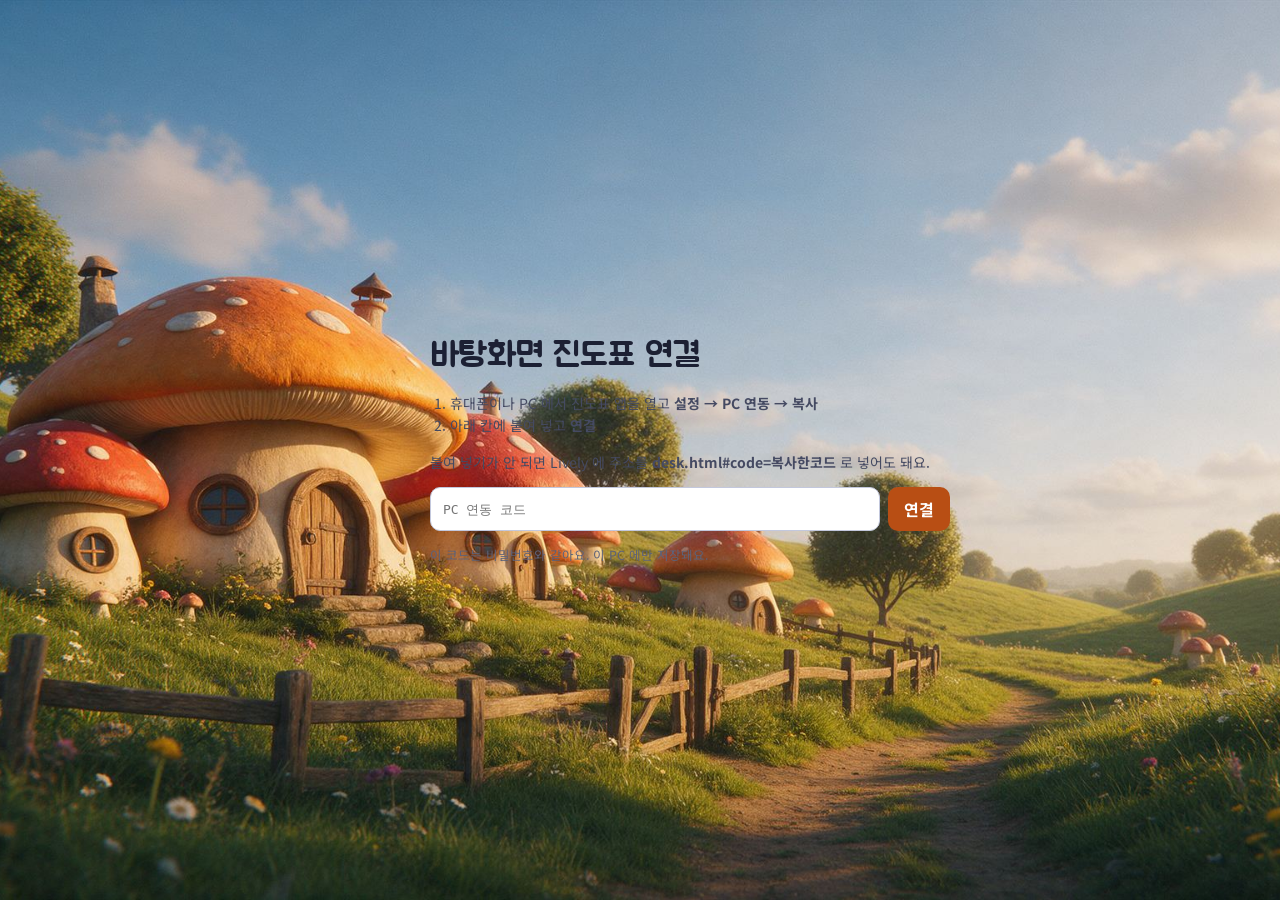
<file: desk.html>
<!DOCTYPE html>
<html lang="ko">
<head>
<meta charset="UTF-8">
<meta name="viewport" content="width=device-width, initial-scale=1">
<title>진도표 바탕화면</title>
<link rel="stylesheet" href="theme.css">
<style>
/* 바탕화면용(Lively Wallpaper). 1280×720 기준으로 그리고 화면 크기에 맞춰 키움.
   왼쪽 140px 은 바탕화면 아이콘, 아래 62px 은 작업 표시줄 자리. 색·글꼴은 theme.css */
* { box-sizing: border-box; }
html, body { height: 100%; margin: 0; overflow: hidden; }
body { -webkit-font-smoothing: antialiased; user-select: none; }
/* 지도 위에 바로 놓인 글자: 지도 라벨처럼 흰 테두리 */
.label, .big, .railcap, .notes, .sync, .cap, .wnav .range, .pcol, .col .hd { text-shadow: var(--halo); }
.col.today .hd { text-shadow: none; }
/* 풀밭·버섯 집 사진 위에서 줄글이 묻히지 않게 흐린 유리 띠에 올림 */
.label, .railcap, .notes, .sync { justify-self: start; width: fit-content; max-width: 100%; background: rgba(255,255,255,.78); -webkit-backdrop-filter: blur(6px); backdrop-filter: blur(6px); border-radius: 9px; padding: 4px 10px; text-shadow: none; }
button { font: inherit; color: inherit; cursor: pointer; }
#screen { position: absolute; left: 0; top: 0; width: 1280px; height: 720px; transform-origin: top left; }

.board { position: absolute; inset: 0; padding: 40px 44px 62px 140px; display: grid; grid-template-columns: minmax(0, 1fr) 580px; grid-template-rows: auto 1fr auto auto auto auto; column-gap: 30px; row-gap: 16px; }
.label { grid-column: 1; font-size: 14px; color: var(--muted); display: flex; gap: 14px; align-items: baseline; }
.label b { color: var(--hl); font-weight: 600; }
.big { grid-column: 1; grid-row: 2; align-self: center; display: flex; align-items: baseline; gap: 22px; font-family: var(--serif); min-width: 0; }
.big .cls { font-size: 132px; font-weight: 700; line-height: .9; letter-spacing: -.02em; white-space: nowrap; flex: none; }
.big .cls.red { color: var(--red); }
.big .cls.calm { font-size: 72px; letter-spacing: -.02em; }
.big .what { font-size: 27px; font-weight: 600; line-height: 1.3; letter-spacing: -.02em; min-width: 0; }
.big .what small { display: block; font-family: var(--sans); font-size: 14px; color: var(--muted); margin-top: 6px; }

/* 연속 날짜 띠: 진도표 앱처럼 학기 전체가 옆으로 이어짐. 잡고 끌기·휠·‹ › 로 이동, 2분 안 건드리면 오늘로 */
.week { grid-column: 2; grid-row: 1 / 3; align-self: start; min-width: 0; }
.wnav { display: flex; align-items: center; gap: 6px; margin: 0 2px 6px 38px; font-size: 13px; color: var(--muted); }
.wnav button { border: 1px solid var(--seam); background: var(--tint); color: var(--ink); border-radius: 8px; min-width: 34px; height: 30px; padding: 0 10px; font-size: 15px; transition: transform 120ms var(--ease); }
.wnav button:active { transform: scale(.95); }
.wnav .range { min-width: 112px; text-align: center; font-weight: 600; color: var(--ink); }
.wnav .multi { margin-left: auto; font-size: 12.5px; }
.wnav .multi.on { background: var(--water-soft); border-color: var(--hl); color: var(--hl); font-weight: 700; }
.wnav .home { background: var(--hl); color: var(--hl-ink); font-weight: 700; font-size: 13px; }
.tlw { display: flex; }
.pcol, .col { display: flex; flex-direction: column; gap: 4px; flex: none; }
.pcol { width: 38px; padding-right: 6px; }
.pcol .hd { height: 30px; }
.pcol .p { height: 41px; display: grid; place-content: center end; text-align: right; font-weight: 600; font-size: 14px; color: var(--faint); line-height: 1.1; }
.pcol .p small { display: block; font-size: 9.5px; font-weight: 400; color: var(--faint); }
/* 가장자리는 흐리게 사라지게 (더 있다는 표시) */
.scroller { position: relative; flex: 1; min-width: 0; overflow-x: auto; overflow-y: hidden; scrollbar-width: none; overscroll-behavior-x: contain; cursor: grab;
  -webkit-mask-image: linear-gradient(90deg, transparent, #000 16px, #000 calc(100% - 16px), transparent); mask-image: linear-gradient(90deg, transparent, #000 16px, #000 calc(100% - 16px), transparent); }
.scroller::-webkit-scrollbar { display: none; }
.scroller.drag { cursor: grabbing; }
.scroller.drag button { pointer-events: none; }
.track { display: flex; gap: 4px; width: max-content; padding: 0 12px; }
.col { width: 104px; }
.col.mon { margin-left: 8px; }
.col .hd { height: 30px; display: grid; place-items: center; position: relative; font-size: 13px; color: var(--faint); border-radius: 7px; cursor: pointer; white-space: nowrap; }
.col .hd .m { position: absolute; left: 2px; top: -3px; font-size: 10.5px; font-weight: 700; color: var(--hl); }
.col.today .hd { background: var(--hl); color: var(--hl-ink); font-weight: 700; }
.col.sel .hd { box-shadow: inset 0 0 0 1.5px var(--hl); color: var(--ink); }
.col .c { height: 41px; border-radius: 8px; background: var(--cell); box-shadow: inset 0 0 0 1px var(--cell-line); }
.col.today .c { background: linear-gradient(var(--today-tint), var(--today-tint)), var(--cell); } /* 흰 칸 위에 옅은 파랑 (지도가 비쳐 탁해지지 않게) */
.col .c button { width: 100%; height: 100%; border: 0; border-radius: 8px; background: none; display: flex; flex-direction: column; align-items: center; justify-content: center; gap: 1px; padding: 0 5px; position: relative; }
.col .c b { font-family: var(--display); font-size: 19px; font-weight: 700; letter-spacing: -.01em; line-height: 1.05; } /* 반 이름은 큰 글씨와 같은 고운바탕 */
.col .c i { font-style: normal; font-size: 10.5px; line-height: 1.2; color: var(--muted); max-width: 100%; overflow: hidden; text-overflow: ellipsis; white-space: nowrap; }
.col .c button.tag b { font-size: 16px; }
/* 진도 글자별 색: 같은 글자 = 같은 색 */
.col .c button.tag, .rail .tag { background: var(--tag); }
/* 여러 칸 고르기(Ctrl+클릭) */
.col .c button.picked, .rail .picked { box-shadow: inset 0 0 0 2px var(--hl), 0 0 0 3px rgba(75,69,184,.22); opacity: 1; }
.col.off { width: 30px; }
.col.off .hd { font-size: 11px; }
.col.off .v { flex: 1; writing-mode: vertical-rl; display: grid; place-items: center; font-size: 11.5px; color: var(--todo); letter-spacing: .05em; border-radius: 8px; background: repeating-linear-gradient(-45deg, transparent 0 5px, var(--stripe) 5px 10px); overflow: hidden; }
.red { color: var(--red) !important; } /* 컴시간에서 바뀐 수업: 반 글씨만 빨간색 */
.week .past { opacity: .5; }
.week .todo { opacity: 1; box-shadow: inset 0 0 0 1.5px var(--todo); }
.col .c button.now { background: var(--now); color: var(--hl-ink); }
.col .c button.now i { color: var(--now-sub); }
.week .ev { opacity: .3; }
.railcap { grid-column: 1 / -1; font-size: 12.5px; color: var(--muted); margin-bottom: -10px; }
.railcap b { color: var(--hl); font-weight: 600; }
.cap { display: flex; justify-content: space-between; font-size: 12px; color: var(--faint); margin-top: 6px; padding-left: 38px; }
.cap b { color: var(--red); font-weight: 600; }
.cap { background: rgba(255,255,255,.78); -webkit-backdrop-filter: blur(6px); backdrop-filter: blur(6px); border-radius: 9px; padding: 4px 10px; margin-left: 38px; text-shadow: none; }

.rail { grid-column: 1 / -1; display: grid; grid-template-columns: repeat(7, 1fr); gap: 6px; }
.rail > * { border: 0; background: var(--cell); border-radius: 10px; padding: 9px 10px 10px; text-align: left; display: grid; gap: 3px; min-height: 76px; align-content: start; min-width: 0; }
.rail .empty { background: var(--tint); box-shadow: inset 0 0 0 1px var(--seam); }
.rail .p { font-size: 11px; color: var(--faint); }
.rail .c { font-family: var(--display); font-size: 20px; font-weight: 700; }
.rail .s { font-size: 11px; color: var(--muted); line-height: 1.3; overflow: hidden; display: -webkit-box; -webkit-line-clamp: 2; -webkit-box-orient: vertical; }
.rail .past { opacity: .55; }
.rail .now { background: var(--now); color: var(--hl-ink); }
.rail .now .p, .rail .now .s { color: var(--now-sub); }
.rail .todo .s { color: var(--todo); font-weight: 600; }
.notes { grid-column: 1 / -1; display: flex; gap: 28px; font-size: 13.5px; color: var(--muted); min-width: 0; }
.notes b { font-weight: 600; color: var(--ink); }
.notes .todo { color: var(--todo); }
.sync { grid-column: 1 / -1; margin-top: -8px; font-size: 11.5px; color: var(--faint); }
.sync .bad { color: var(--todo); }

/* 기록이 들어오면 그 칸이 한 번 반짝 (휴대폰에서 기록한 것이 여기 도착했다는 표시) */
.flash::after { content: ""; position: absolute; inset: -2px; border-radius: inherit; background: var(--hl); opacity: 0; animation: flash 1400ms ease-out; pointer-events: none; }
@keyframes flash { from { opacity: .85; } to { opacity: 0; } }

/* 칸을 눌렀을 때 작은 기록 창 */
.pop { position: absolute; z-index: 5; width: 264px; border-radius: 12px; padding: 6px; background: #fff; color: #17202b;
  box-shadow: 0 0 0 1px rgba(0,0,0,.08), 0 12px 32px rgba(0,0,0,.35); transform-origin: var(--o, top left); animation: pop 160ms var(--ease); }
@keyframes pop { from { transform: scale(.96); opacity: 0; } }
.pop .t { font-size: 12px; color: #5b6670; padding: 6px 8px 4px; line-height: 1.4; }
.pop .t b { color: #17202b; }
.pop button { display: flex; justify-content: space-between; width: 100%; border: 0; background: none; padding: 8px; border-radius: 8px; font-size: 13px; text-align: left; color: #17202b; }
.pop button small { color: #8a939a; }
.pop button:hover { background: #f1f3f2; }
.pop button.del { color: #c0262f; }
.pop input { width: 100%; font: 14px var(--sans); color: #17202b; border: 1px solid var(--seam-2); border-radius: 8px; padding: 8px 10px; margin: 2px 0 6px; user-select: text; outline: none; }
.pop input:focus { border-color: var(--hl); box-shadow: 0 0 0 3px var(--water-soft); }
.pop .sw { display: flex; gap: 5px; align-items: center; padding: 0 2px 6px; }
.pop .sw button { width: 22px; height: 22px; padding: 0; border-radius: 50%; background: var(--tag); box-shadow: inset 0 0 0 1px rgba(0,0,0,.08); flex: none; }
.pop .sw button.auto { width: auto; border-radius: 11px; padding: 0 8px; background: #f1f3f2; font-size: 11.5px; color: #5b6670; }
.pop .sw button.on { box-shadow: 0 0 0 2px #fff, 0 0 0 4px var(--hl); }
.pop .acts { display: flex; gap: 4px; border-top: 1px solid #eef0f2; padding-top: 4px; }
.pop .acts button { width: auto; flex: 1; justify-content: center; }
.pop .acts .save { background: var(--hl); color: #fff; font-weight: 700; flex: 1.4; }
.pop .acts .save:hover { background: var(--water-hover); }
.pop .prev { display: block; margin-top: 6px; }
.pop .prev b { display: block; font-size: 17px; font-weight: 700; margin-top: 2px; color: #17202b; line-height: 1.35; white-space: pre-wrap; }
.pop .hint { font-size: 11px; color: #8a939a; padding: 6px 8px 2px; }

/* 처음 연결 */
.setup { position: absolute; inset: 0; display: grid; place-items: center; padding-left: 100px; }
.setup .box { width: 520px; display: grid; gap: 14px; }
.setup h1 { font-family: var(--serif); font-size: 34px; margin: 0; }
.setup p, .setup li { color: var(--muted); font-size: 14px; line-height: 1.6; margin: 0; }
.setup ol { margin: 0; padding-left: 20px; }
.setup .row { display: flex; gap: 8px; }
.setup input { flex: 1; min-width: 0; font: 13px ui-monospace, monospace; color: var(--ink); background: var(--solid); border: 1px solid var(--seam-2); border-radius: 10px; padding: 10px 12px; user-select: text; }
.setup .go { border: 0; border-radius: 10px; padding: 10px 16px; background: var(--hl); color: var(--hl-ink); font-weight: 700; }
.setup .err { color: var(--todo); }
@media (prefers-reduced-motion: reduce) { .flash::after, .pop { animation: none; } }
</style>
</head>
<body>
<div id="screen"></div>
<script type="module">
import { FB_CONFIG, APP_ID, BELL, PERIODS, WD, YEAR_END, iso, fromIso, addDays, isWeekend, md, atTime, slotKey, nextSchoolDay, buildModel, slotInfo, lessonDoc, textOf, stepFor } from "./model.js";

// ---------- 연결: 진도표 앱의 'PC 연동 코드'(로그인 갱신 토큰)로 접속 ----------
// 바탕화면 프로그램 안에서는 구글 로그인이 막혀서, 알림이 연동 키트와 같은 방식(REST)을 씀
const CODE_KEY = "desk-code", CACHE_KEY = "desk-cache";
const store = { get: k => { try { return localStorage.getItem(k); } catch { return null; } }, set: (k, v) => { try { v == null ? localStorage.removeItem(k) : localStorage.setItem(k, v); } catch { } } };
// Lively 에 주소를 넣을 때 desk.html#code=… 로 넣을 수 있게 (주소 뒤 # 부분은 인터넷으로 전송되지 않음)
const hashCode = new URLSearchParams(location.hash.slice(1)).get("code");
if (hashCode) { store.set(CODE_KEY, hashCode); history.replaceState(null, "", location.pathname); }
let code = store.get(CODE_KEY);
let idToken = null, uid = null, tokenExp = 0;
class AuthError extends Error { }

// 동시에 여러 번 불려도(시간표·기록·학사일정을 한꺼번에 가져올 때) 로그인 요청은 한 번만
let tokenJob = null;
function token() {
  if (idToken && Date.now() < tokenExp - 60000) return Promise.resolve(idToken);
  return tokenJob ||= fetchToken().finally(() => { tokenJob = null; });
}
async function fetchToken() {
  const r = await fetch(`https://securetoken.googleapis.com/v1/token?key=${FB_CONFIG.apiKey}`, {
    method: "POST", headers: { "Content-Type": "application/x-www-form-urlencoded" },
    body: new URLSearchParams({ grant_type: "refresh_token", refresh_token: code }),
  });
  if (r.status === 400 || r.status === 401 || r.status === 403) throw new AuthError();
  if (!r.ok) throw new Error(`token ${r.status}`);
  const j = await r.json();
  idToken = j.id_token; uid = j.user_id; tokenExp = Date.now() + j.expires_in * 1000;
  if (j.refresh_token && j.refresh_token !== code) { code = j.refresh_token; store.set(CODE_KEY, code); }
  return idToken;
}
const base = () => `https://firestore.googleapis.com/v1/projects/${FB_CONFIG.projectId}/databases/(default)/documents/artifacts/${APP_ID}/users/${uid}`;
async function api(path, opt = {}) {
  const t = await token();
  const r = await fetch(base() + path, { ...opt, headers: { Authorization: `Bearer ${t}`, "Content-Type": "application/json" } });
  if (r.status === 401 || r.status === 403) { idToken = null; throw new AuthError(); }
  if (!r.ok) throw new Error(`firestore ${r.status}`);
  return r.json();
}
// Firestore REST 값 ↔ JS 값
const val = v => "stringValue" in v ? v.stringValue : "integerValue" in v ? +v.integerValue : "doubleValue" in v ? v.doubleValue
  : "booleanValue" in v ? v.booleanValue : "timestampValue" in v ? new Date(v.timestampValue)
  : "mapValue" in v ? fields(v.mapValue.fields) : "arrayValue" in v ? (v.arrayValue.values || []).map(val) : null;
const fields = f => Object.fromEntries(Object.entries(f || {}).map(([k, v]) => [k, val(v)]));
const enc = x => typeof x === "string" ? { stringValue: x } : typeof x === "boolean" ? { booleanValue: x } : Number.isInteger(x) ? { integerValue: String(x) } : { doubleValue: x };
const docId = d => d.name.split("/").pop();
async function list(col) {
  const out = [];
  let pt = "";
  do {
    const j = await api(`/${col}?pageSize=300${pt ? `&pageToken=${encodeURIComponent(pt)}` : ""}`);
    for (const d of j.documents || []) out.push([docId(d), fields(d.fields)]);
    pt = j.nextPageToken;
  } while (pt);
  return out;
}

// ---------- 데이터 (마지막 상태는 이 PC 에 저장해 두고 켜자마자 보여 줌) ----------
let data = { meta: {}, lessons: {}, events: [] };
let lastAt = 0, checkedAt = null, problem = "", flashKeys = new Set();
try {
  const c = JSON.parse(store.get(CACHE_KEY));
  if (c) { data = c; const t = data.meta.timetable; if (t?.syncedAt) t.syncedAt = new Date(t.syncedAt); }
} catch { }
// at 이 숫자가 아닌 옛 기록(날짜형 등)은 건너뜀. 섞이면 NaN 이 되어 새 기록 확인이 멈춤
const bumpAt = () => { lastAt = Math.max(0, ...Object.values(data.lessons).map(l => Number.isFinite(l.at) ? l.at : 0)); };
bumpAt();
const save = () => store.set(CACHE_KEY, JSON.stringify(data));

async function loadMeta() { data.meta = Object.fromEntries(await list("meta")); }
async function loadAll() {
  const [meta, lessons, events] = await Promise.all([list("meta"), list("lessons"), list("events")]);
  data = { meta: Object.fromEntries(meta), lessons: Object.fromEntries(lessons), events: events.map(([id, e]) => ({ id, ...e })) };
  bumpAt();
}
// 새 기록만 가져오기 (휴대폰에서 기록한 것이 여기로 옴). 바뀐 문서 수만큼만 읽어서 하루 종일 켜 둬도 가벼움
// at 은 기록한 기기의 시계라서, 휴대폰 시계가 PC 보다 몇 분 늦으면 'lastAt 보다 새 것'에서 빠짐 → 10분 앞부터 다시 보고, 이미 있는 것은 거름
const SKEW = 10 * 60000;
async function loadNew() {
  const rows = await api(":runQuery", { method: "POST", body: JSON.stringify({ structuredQuery: {
    from: [{ collectionId: "lessons" }],
    where: { fieldFilter: { field: { fieldPath: "at" }, op: "GREATER_THAN", value: { integerValue: String(Math.max(0, lastAt - SKEW)) } } },
  } }) });
  const got = rows.filter(r => r.document).map(r => [docId(r.document), fields(r.document.fields)])
    .filter(([k, l]) => data.lessons[k]?.at !== l.at);
  for (const [k, l] of got) { data.lessons[k] = l; flashKeys.add(k); }
  bumpAt();
  return got.length;
}
async function run(job) {
  try { const n = await job(); problem = ""; checkedAt = new Date(); save(); return n; }
  catch (e) {
    if (e instanceof AuthError) { problem = "auth"; }
    else problem = "net";
    console.warn(e);
  } finally { draw(); }
}
// 처음 전체 불러오기: 성공할 때까지 3초 → 6초 → 12초 … (최대 30초) 간격으로 다시 시도.
// Lively 는 켤 때마다 저장소를 새로 만들어서 '이 PC 에 저장해 둔 마지막 상태'가 없음 → 첫 불러오기가 실패하면
// 예전에는 시간표 5분·학사일정 30분 주기를 기다려야 했음(켜고 30분 넘게 빈 화면). 부팅 직후 인터넷이 늦게 잡혀도 바로 뜨게 함
let ready = false, booting = false, bootTimer = 0, bootWait = 3000;
async function boot() {
  clearTimeout(bootTimer);
  if (!code || problem === "auth" || ready || booting) return;
  booting = true;
  try { await run(async () => { await loadAll(); ready = true; }); }
  finally { booting = false; }
  if (ready) { bootWait = 3000; return; }
  if (problem === "auth") return;
  bootTimer = setTimeout(boot, bootWait);
  bootWait = Math.min(bootWait * 2, 30000);
}
// 새로 고칠 때: 처음 불러오기 전이면 전체를, 그다음부터는 새 기록만
const refresh = () => ready ? run(loadNew) : (bootWait = 3000, boot());

// ---------- 화면 ----------
const screen = document.getElementById("screen");
const hm = d => `${String(d.getHours()).padStart(2, "0")}:${String(d.getMinutes()).padStart(2, "0")}`;
const esc = s => String(s ?? "").replace(/[&<>"]/g, c => ({ "&": "&amp;", "<": "&lt;", ">": "&gt;", '"': "&quot;" }[c]));

function state(m, s, now) {
  if (s.event) return "ev";
  if (m.lessons[slotKey(s.date, s.p)]) return "done";
  if (atTime(s.date, BELL[s.p][1]) <= now) return "todo";
  if (atTime(s.date, BELL[s.p][0]) <= now) return "now";
  return "later";
}
const stepText = (i, s) => s.event ? s.event.title : i.name;
// 기록에 쓴 내용(진도·메모 한 칸). 차시 계획 이름은 안 씀
const topicOf = (m, l) => textOf(l);
// 그 반 지난 시간에 쓴 내용 (칸을 눌렀을 때 뜨는 창에만 보임)
const memoText = i => i.memo?.text || "";
// 진도 글자 → 색 번호(0~7). 같은 글자 = 같은 색, 새 글자는 나온 순서대로 다음 색. 직접 고른 색이 있으면 가장 최근에 고른 색
function tagColors(m) {
  const auto = new Map(), pick = new Map();
  for (const k of Object.keys(m.lessons).sort()) {
    const l = m.lessons[k], t = topicOf(m, l);
    if (!t) continue;
    if (!auto.has(t)) auto.set(t, auto.size % 8);
    if (Number.isInteger(l.color) && !((pick.get(t)?.[0] || 0) > (l.at || 0))) pick.set(t, [l.at || 0, l.color]);
  }
  return t => pick.has(t) ? pick.get(t)[1] : auto.get(t);
}

// 그리다 오류가 나면 빈 화면 대신 무엇이 문제인지 보여 줌
function draw() {
  if (drag?.moved || pop) return; // 끄는 중·진도 입력 중에는 다시 그리지 않음 (끝나면 다시 그림)
  try { drawBoard(); }
  catch (e) {
    console.error(e);
    screen.innerHTML = `<div class="setup"><div class="box"><h1>화면을 그리지 못했어요</h1><p>아래 내용을 알려 주시면 고칠게요.</p><p class="err" style="user-select:text">${esc(e?.stack || e)}</p></div></div>`;
  }
  fit();
}
function drawBoard() {
  if (!code) return drawSetup();
  if (problem === "auth") return drawSetup("연동 코드가 맞지 않거나 만료됐어요. 진도표 앱 설정에서 새로 복사해 붙여 넣어 주세요.");
  const m = buildModel(data), now = new Date(), today = iso(now), colorOf = tagColors(m);
  if (!m.tt) {
    const [h, p] = problem === "net" ? ["연결하는 중…", "인터넷이 잡히는 대로 바로 불러와요."]
      : !ready ? ["불러오는 중…", "진도표 기록을 가져오고 있어요."]
      : ["시간표를 기다리는 중", "알림이 PC 에서 시간표가 아직 올라오지 않았어요. 알림이 연동 키트가 한 번 돌면 자동으로 나타나요."];
    screen.innerHTML = `<div class="setup"><div class="box"><h1>${h}</h1><p>${p}</p></div></div>`; return;
  }

  // 기준 날: 주말이면 다음 수업일. 날짜 띠는 학기 첫날부터 학년 끝까지 이어짐
  const schoolDay = isWeekend(today) ? nextSchoolDay(today) : today;
  const todaySlots = m.slotsFor(schoolDay);
  const railDay = selDay || schoolDay, railSlots = m.slotsFor(railDay); // 아래 하루 줄: 요일을 누르면 그날
  const pending = m.pending(now).reverse(); // 최근 것부터

  // 지금 수업 / 다음 수업
  const live = todaySlots.filter(s => s.c);
  let label, focus, after;
  const cur = schoolDay === today && live.find(s => state(m, s, now) === "now");
  const next = live.find(s => schoolDay !== today || atTime(s.date, BELL[s.p][0]) > now);
  if (cur) {
    const left = Math.round((atTime(today, BELL[cur.p][1]) - now) / 60000);
    label = `<b>지금 ${cur.p}교시</b><span>${BELL[cur.p][0]}–${BELL[cur.p][1]}, 끝나기까지 ${left}분</span>`;
    focus = cur; after = next && next !== cur ? next : live.find(s => s.p > cur.p);
  } else if (next) {
    const mins = Math.round((atTime(next.date, BELL[next.p][0]) - now) / 60000);
    label = schoolDay === today
      ? `<b>다음 ${next.p}교시</b><span>${BELL[next.p][0]} 시작, ${mins < 60 ? `${mins}분 뒤` : `${Math.floor(mins / 60)}시간 ${mins % 60}분 뒤`}</span>`
      : `<b>${md(schoolDay)} ${WD[fromIso(schoolDay).getDay()]}요일 ${next.p}교시</b><span>${BELL[next.p][0]} 시작</span>`;
    focus = next; after = live.find(s => s.p > next.p);
  } else {
    label = `<b>오늘 수업 끝</b><span>${pending.length ? "기록 전 수업을 확인하세요" : "수고하셨어요"}</span>`;
  }
  const off = m.dayOff(schoolDay);
  let big;
  if (off) { label = `<b>${md(schoolDay)} ${WD[fromIso(schoolDay).getDay()]}요일</b><span>수업 없는 날</span>`; big = `<div class="cls calm">${esc(off.title)}</div>`; }
  else if (focus) {
    const i = slotInfo(m, focus);
    const what = esc(stepText(i, focus));
    big = `<div class="cls ${focus.changed ? "red" : ""}">${focus.c}</div><div class="what">${what}${after ? `<small>다음 시간: ${after.p}교시 ${after.c}</small>` : ""}</div>`;
  } else {
    const nd = nextSchoolDay(today), first = m.slotsFor(nd).find(s => s.c);
    big = first ? `<div class="cls calm">내일 ${first.p}교시 <span class="${first.changed ? "red" : ""}">${first.c}</span></div>` : `<div class="cls calm">내일 수업 없음</div>`;
  }

  const fl = s => flashKeys.has(slotKey(s.date, s.p)) ? " flash" : "";
  // 기록한 칸은 진도 글자와 그 글자의 색, 기록 안 한 지난 칸은 흐리게
  const look = (s, st, i) => {
    const t = i.l && topicOf(m, i.l), k = slotKey(s.date, s.p);
    const cls = (st === "now" ? "now" : st === "todo" ? "todo past" : st === "ev" ? "ev" : !t && atTime(s.date, BELL[s.p][1]) <= now ? "past" : "")
      + (t ? " tag" : "") + (picked.has(k) ? " picked" : "") + fl(s);
    return { t, k, cls, style: t ? ` style="--tag:var(--tag${colorOf(t)})"` : "" };
  };
  const cell = (date, s) => {
    if (!s?.c) return `<div class="c"></div>`; // 빠진 수업·공강은 빈칸
    const st = state(m, s, now), i = slotInfo(m, s), { t, k, cls, style } = look(s, st, i);
    return `<div class="c"><button class="${cls}" data-k="${k}"${style} title="${esc(stepText(i, s))}"><b class="${s.changed ? "red" : ""}">${s.c}</b>${t ? `<i>${esc(t)}</i>` : i.l?.skip ? "<i>수업 못함</i>" : ""}</button></div>`;
  };
  const start = m.firstDay && m.firstDay < schoolDay ? m.firstDay : addDays(schoolDay, -28);
  const days = [];
  for (let d = start; d <= YEAR_END; d = addDays(d, 1)) if (!isWeekend(d)) days.push(d);
  const col = (d, i) => {
    const dt = fromIso(d), off = m.dayOff(d), month = i === 0 || days[i - 1].slice(0, 7) !== d.slice(0, 7);
    const cls = `col${dt.getDay() === 1 && i ? " mon" : ""}${d === schoolDay ? " today" : ""}${d === selDay ? " sel" : ""}${off ? " off" : ""}`;
    const hd = `<div class="hd" data-day="${d}" title="${esc(off?.title || "")}">${month ? `<span class="m">${dt.getMonth() + 1}월</span>` : ""}${off ? dt.getDate() : `${WD[dt.getDay()]} ${dt.getDate()}`}</div>`;
    if (off) return `<div class="${cls}" data-col="${d}">${hd}<div class="v">${esc(off.title.replace(/\(.*?\)/g, "").trim())}</div></div>`;
    const slots = m.slotsFor(d);
    return `<div class="${cls}" data-col="${d}">${hd}${PERIODS.map(p => cell(d, slots[p - 1])).join("")}</div>`;
  };
  const week = `<div class="wnav"><button data-nav="-1" aria-label="앞 날짜로">‹</button><span class="range"></span><button data-nav="1" aria-label="뒤 날짜로">›</button><button class="multi${multi ? " on" : ""}" data-multi title="켜면 누르는 칸마다 여러 칸이 골라져요 (Ctrl+클릭과 같음)">여러 칸</button><button class="home" data-nav="0"${tlScroll === null && !selDay ? " hidden" : ""}>오늘로</button></div>
    <div class="tlw"><div class="pcol"><div class="hd"></div>${PERIODS.map(p => `<div class="p">${p}<small>${BELL[p][0]}</small></div>`).join("")}</div>
      <div class="scroller"><div class="track">${days.map(col).join("")}</div></div></div>
    <div class="cap"><span>칸 누르면 진도 입력, Ctrl+클릭은 여러 칸</span><span><b>빨간 반</b> 바뀐 수업, 빈칸 빠진 수업</span></div>`;

  const rail = PERIODS.map(p => {
    const s = railSlots[p - 1];
    if (!s?.c) return `<div class="empty"><span class="p">${p}교시</span></div>`;
    const st = state(m, s, now), i = slotInfo(m, s), { k, cls, style } = look(s, st, i);
    return `<button class="${cls}" data-k="${k}"${style}><span class="p">${p}교시 ${BELL[p][0]}</span><span class="c ${s.changed ? "red" : ""}">${s.c}</span><span class="s">${st === "todo" ? "기록 전" : esc(stepText(i, s))}</span></button>`;
  }).join("");

  const nd = nextSchoolDay(schoolDay), ndSlots = m.slotsFor(nd).filter(s => s.c);
  const nameNd = nd === addDays(today, 1) ? "내일" : `${md(nd)}`;
  const notes = `${pending.length ? `<span class="todo">기록 전: ${pending.slice(0, 4).map(s => `${WD[fromIso(s.date).getDay()]} ${s.p}교시 ${s.c}`).join(", ")}${pending.length > 4 ? ` 외 ${pending.length - 4}개` : ""}</span>` : "<span>밀린 기록 없음</span>"}
    <span><b>${nameNd}(${WD[fromIso(nd).getDay()]})</b> ${m.dayOff(nd) ? esc(m.dayOff(nd).title) : ndSlots.length ? ndSlots.map(s => `${s.p}교시 <span class="${s.changed ? "red" : ""}">${s.c}</span>`).join(", ") : "수업 없음"}</span>`;
  const sync = `컴시간 ${esc(m.tt.savedAt?.slice(5, 16).replace("-", "/"))} 저장분, ${problem === "net" ? `<span class="bad">인터넷 연결 끊김 (마지막 확인 ${checkedAt ? hm(checkedAt) : "-"})</span>` : `마지막 확인 ${checkedAt ? hm(checkedAt) : "-"}`}`;

  screen.innerHTML = `<div class="board">
    <div class="label">${label}</div>
    <div class="big">${big}</div>
    <div class="week">${week}</div>
    <div class="railcap">${railDay === today ? "<b>오늘</b> 수업" : `<b>${md(railDay)} ${WD[fromIso(railDay).getDay()]}요일</b> 수업${m.dayOff(railDay) ? `, ${esc(m.dayOff(railDay).title)}` : ""}`}</div>
    <div class="rail">${rail}</div>
    <div class="notes">${notes}</div>
    <div class="sync">${sync}</div>
  </div>`;
  flashKeys.clear();
  mountTimeline(schoolDay);
}

function drawSetup(err = "") {
  screen.innerHTML = `<div class="setup"><div class="box">
    <h1>바탕화면 진도표 연결</h1>
    <ol>
      <li>휴대폰이나 PC 에서 진도표 앱을 열고 <b>설정 → PC 연동 → 복사</b></li>
      <li>아래 칸에 붙여 넣고 <b>연결</b></li>
    </ol>
    <p>붙여 넣기가 안 되면 Lively 에 주소를 <b>desk.html#code=복사한코드</b> 로 넣어도 돼요.</p>
    <div class="row"><input id="code" type="password" placeholder="PC 연동 코드" autocomplete="off"><button class="go" id="go">연결</button></div>
    ${err ? `<p class="err">${esc(err)}</p>` : ""}
    <p style="font-size:12.5px;color:var(--faint)">이 코드는 비밀번호와 같아요. 이 PC 에만 저장돼요.</p>
  </div></div>`;
  document.getElementById("go").onclick = () => {
    const v = document.getElementById("code").value.trim();
    if (!v) return;
    code = v; store.set(CODE_KEY, v); idToken = null; problem = ""; ready = false;
    boot();
  };
}

// ---------- 칸을 눌러 진도 입력. Ctrl+클릭(또는 '여러 칸' 켜고 클릭)으로 여러 칸을 한 번에 ----------
// picked: 고른 칸들, draft: 쓰는 중인 진도 글자와 색 (Ctrl+클릭으로 칸을 더해도 그대로)
let pop = null, picked = new Set(), multi = false, draft = null;
const markPicked = (k, on) => screen.querySelectorAll(`[data-k="${k}"]`).forEach(x => x.classList.toggle("picked", on));
const closePop = () => {
  const was = pop;
  pop?.remove(); pop = null; draft = null;
  for (const k of picked) markPicked(k, false);
  picked.clear();
  if (was) draw(); // 입력하는 동안 미뤄 둔 새 기록 반영
};
const slotOf = (m, k) => m.slotsFor(k.slice(0, 10))[+k.slice(11) - 1];

function openPop(anchor) {
  pop?.remove();
  const m = buildModel(data), colorOf = tagColors(m);
  const slots = [...picked].sort().map(k => slotOf(m, k)).filter(s => s?.c);
  if (!slots.length) return closePop();
  const f = slots[0], ex = m.lessons[slotKey(f.date, f.p)], fi = slotInfo(m, f);
  draft ||= { text: ex ? topicOf(m, ex) : "", color: Number.isInteger(ex?.color) ? ex.color : null };
  // 전에 쓴 진도 글자를 골라 넣을 수 있게 (같은 글자 = 같은 색)
  const topics = [...new Set(Object.keys(m.lessons).sort().reverse().map(k => topicOf(m, m.lessons[k])).filter(Boolean))].slice(0, 40);
  const anyRec = slots.some(s => m.lessons[slotKey(s.date, s.p)]);
  const head = slots.length === 1
    ? `${md(f.date)}(${WD[fromIso(f.date).getDay()]}) ${f.p}교시 <b>${f.c}</b><span class="prev">지난 시간<b>${esc(memoText(fi) || "기록 없음")}</b></span>`
    : `<b>${slots.length}칸</b> · ${slots.slice(0, 6).map(s => `${WD[fromIso(s.date).getDay()]}${s.p} ${s.c}`).join(", ")}${slots.length > 6 ? ` 외 ${slots.length - 6}` : ""}`;
  const auto = draft.text.trim() ? colorOf(draft.text.trim()) : null; // '자동'이면 지금 이 색
  pop = document.createElement("div");
  pop.className = "pop";
  pop.innerHTML = `<div class="t">${head}</div>
    <input list="topics" value="${esc(draft.text)}" placeholder="진도·메모 (다음 ${f.c} 수업을 누르면 보여요)" autocomplete="off">
    <datalist id="topics">${topics.map(t => `<option value="${esc(t)}">`).join("")}</datalist>
    <div class="sw"><button class="auto${draft.color === null ? " on" : ""}" data-color="" title="같은 글자는 같은 색으로">자동</button>${[0, 1, 2, 3, 4, 5, 6, 7].map(n => `<button data-color="${n}" style="--tag:var(--tag${n})" class="${draft.color === n ? "on" : ""}" aria-label="색 ${n + 1}"${auto === n ? ` title="자동이면 이 색"` : ""}></button>`).join("")}</div>
    <div class="acts"><button class="save" data-r="save">저장</button><button data-r="skip">수업 못함</button>${anyRec ? `<button data-r="del" class="del">지우기</button>` : ""}</div>
    ${slots.length === 1 ? `<div class="hint">Ctrl+클릭으로 여러 칸에 한 번에 입력</div>` : ""}`;
  pop.style.visibility = "hidden";
  screen.appendChild(pop);
  // 다른 창이 열린 채로 칸을 누르면 closePop 이 화면을 다시 그려서 누른 칸이 화면에서 빠짐 → 위치가 0,0(왼쪽 위)으로 잡히던 문제. 새로 그린 같은 칸을 다시 찾음
  if (!anchor.isConnected) anchor = screen.querySelector(`${anchor.closest(".rail") ? ".rail" : ".track"} [data-k="${anchor.dataset.k}"]`) || anchor;
  const sr = screen.getBoundingClientRect(), br = anchor.getBoundingClientRect(), z = sr.width / 1280, w = pop.offsetWidth, h = pop.offsetHeight;
  let x = (br.left - sr.left) / z, y = (br.bottom - sr.top) / z + 6, o = "top left";
  if (x + w > 1270) { x = (br.right - sr.left) / z - w; o = "top right"; }
  if (y + h > 710) { y = (br.top - sr.top) / z - h - 6; o = o.replace("top", "bottom"); }
  pop.style.cssText = `left:${Math.max(6, x)}px;top:${Math.max(6, y)}px;--o:${o}`;
  const input = pop.querySelector("input");
  input.addEventListener("input", () => { draft.text = input.value; });
  // 한글 입력 중의 Enter 는 글자 확정이라 저장하지 않음
  input.addEventListener("keydown", ev => { if (ev.key === "Enter" && !ev.isComposing) { ev.preventDefault(); saveAll("save"); } });
  pop.addEventListener("click", ev => {
    ev.stopPropagation(); // 창 안을 눌러도 닫히지 않게
    const c = ev.target.closest("[data-color]");
    if (c) {
      draft.color = c.dataset.color === "" ? null : +c.dataset.color;
      pop.querySelectorAll("[data-color]").forEach(x => x.classList.toggle("on", x === c));
      return input.focus();
    }
    const r = ev.target.closest("[data-r]")?.dataset.r;
    if (r) return saveAll(r);
    input.focus(); // 빈 곳을 눌러도 바로 이어서 쓰고 Enter 로 저장
  });
  input.focus(); input.select();
}

// 고른 칸 전부에 저장. 화면은 바로, 저장은 뒤에서. (반짝임은 휴대폰 등 다른 곳에서 들어온 기록에만)
async function saveAll(kind) {
  const keys = [...picked].sort(), text = draft.text.trim(), color = draft.color, jobs = [];
  pop?.remove(); pop = null; draft = null; picked.clear();
  for (const k of keys) {
    if (kind === "del") { if (data.lessons[k]) { delete data.lessons[k]; jobs.push(() => api(`/lessons/${k}`, { method: "DELETE" })); } continue; }
    const m = buildModel(data), s = slotOf(m, k); // 같은 반 여러 칸이면 앞 칸 기록을 보고 다음 칸을 정하므로 매번 다시 계산
    if (!s?.c) continue;
    // 한 칸이면 예전에 따로 있던 메모도 이 한 칸에 합쳐졌으니 비움. 여러 칸이면 칸마다 있던 메모 그대로
    const note = keys.length === 1 && kind === "save" ? "" : m.lessons[k]?.note;
    let rec = { skip: true, note };
    if (kind === "save") rec = { step: stepFor(m, s.c, k, text), topic: text, color, note };
    const doc = data.lessons[k] = lessonDoc(s, rec);
    jobs.push(() => api(`/lessons/${k}`, { method: "PATCH", body: JSON.stringify({ fields: Object.fromEntries(Object.entries(doc).map(([a, v]) => [a, enc(v)])) }) }));
  }
  bumpAt(); draw();
  await run(() => Promise.all(jobs.map(j => j())));
}
// ---------- 날짜 띠 이동: 잡고 끌기(놓으면 관성) · 휠 · ‹ › · 오늘로. 2분 안 건드리면 오늘로 ----------
// tlScroll: 사용자가 옮겨 둔 위치(null 이면 오늘 기준). 화면을 다시 그려도 이 위치를 지킴
let tlScroll = null, quietUntil = 0, selDay = null, navAt = 0, zoom = 1, glide = 0, drag = null, eatClick = false;
const tlEl = () => screen.querySelector(".scroller");
const todayLeft = (tl, d) => { const c = tl.querySelector(`[data-col="${d}"]`); return c ? Math.max(0, c.offsetLeft - c.offsetWidth - 16) : 0; };
function mountTimeline(schoolDay) {
  const tl = tlEl();
  if (!tl) return;
  cancelAnimationFrame(glide);
  quietUntil = Date.now() + 200; // 위치를 되돌리는 건 사용자 조작으로 치지 않음
  tl.dataset.today = schoolDay;
  tl.scrollLeft = tlScroll ?? todayLeft(tl, schoolDay);
  showRange(tl);
  // 터치 화면 등 그 밖의 스크롤도 기억 (휠·끌기·버튼은 moved() 가 바로 기억)
  tl.addEventListener("scroll", () => { if (Date.now() > quietUntil) moved(tl); }, { passive: true });
}
// 사용자가 옮긴 위치를 기억: 다시 그려도 그대로, '오늘로' 버튼 보이기, 보이는 날짜 범위 갱신
function moved(tl, pos = tl.scrollLeft) {
  tlScroll = Math.max(0, Math.min(pos, tl.scrollWidth - tl.clientWidth)); navAt = Date.now();
  screen.querySelector(".wnav .home")?.removeAttribute("hidden");
  showRange(tl, tlScroll);
}
// 지금 보이는 날짜 범위 (예: 10/19 – 10/23)
function showRange(tl, pos = tl.scrollLeft) {
  const a = pos + 20, b = pos + tl.clientWidth - 20;
  let first, last;
  for (const c of tl.querySelectorAll(".col[data-col]:not(.off)")) {
    if (!first && c.offsetLeft + c.offsetWidth > a) first = c.dataset.col;
    if (c.offsetLeft < b) last = c.dataset.col;
  }
  const el = screen.querySelector(".wnav .range");
  if (el && first) el.textContent = `${md(first)} – ${md(last)}`;
}

screen.addEventListener("click", e => {
  if (eatClick) { eatClick = false; e.stopPropagation(); return; } // 끌고 난 뒤의 클릭은 무시
  // ‹ › · 오늘로 · 요일 고르기
  const nav = e.target.closest("[data-nav]"), day = e.target.closest("[data-day]");
  if (nav || day) {
    e.stopPropagation(); closePop(); navAt = Date.now();
    const tl = tlEl();
    if (nav) {
      const n = +nav.dataset.nav;
      if (n && tl) { const to = tl.scrollLeft + n * 5 * 108; quietUntil = Date.now() + 700; tl.scrollTo({ left: to, behavior: "smooth" }); moved(tl, to); }
      else {
        tlScroll = null; selDay = null; quietUntil = Date.now() + 900;
        tl?.scrollTo({ left: todayLeft(tl, tl.dataset.today), behavior: "smooth" });
        setTimeout(draw, 600);
      }
      return;
    }
    selDay = day.dataset.day === selDay ? null : day.dataset.day;
    return draw();
  }
  if (e.target.closest("[data-multi]")) { e.stopPropagation(); closePop(); multi = !multi; return draw(); }
  const b = e.target.closest("[data-k]");
  if (!b) return;
  e.stopPropagation();
  const k = b.dataset.k;
  if (!(e.ctrlKey || e.metaKey || multi)) closePop(); // 그냥 클릭: 이 칸 하나만
  else if (picked.has(k)) { // 고른 칸을 다시 누르면 빼기
    picked.delete(k); markPicked(k, false);
    return picked.size ? openPop(b) : closePop();
  }
  picked.add(k); markPicked(k, true);
  openPop(b);
});
document.addEventListener("click", closePop);
document.addEventListener("keydown", e => e.key === "Escape" && closePop());

// 마우스 휠: 진도표 앱처럼 연속으로 옆 이동 (아래로 굴리면 미래). Lively 실제 바탕화면은 휠을 안 넘겨줘서 끌기를 씀
screen.addEventListener("wheel", e => {
  const tl = tlEl();
  if (!tl) return;
  e.preventDefault(); cancelAnimationFrame(glide);
  tl.scrollLeft += (Math.abs(e.deltaY) >= Math.abs(e.deltaX) ? e.deltaY : e.deltaX) * 1.2;
  moved(tl);
}, { passive: false });

// 잡고 끌기: 손(마우스)을 1:1 로 따라오고, 놓으면 그 속도로 미끄러지다 멈춤
screen.addEventListener("pointerdown", e => {
  const tl = e.target.closest(".scroller");
  if (!tl || e.button > 0) return;
  cancelAnimationFrame(glide);
  drag = { tl, x: e.clientX, sl: tl.scrollLeft, id: e.pointerId, moved: false, hist: [] };
});
addEventListener("pointermove", e => {
  if (!drag || e.pointerId !== drag.id) return;
  const dx = (e.clientX - drag.x) / zoom;
  if (!drag.moved) {
    if (Math.abs(dx) < 6) return; // 살짝 떨린 클릭은 클릭으로
    drag.moved = true; drag.tl.classList.add("drag");
    try { drag.tl.setPointerCapture(drag.id); } catch { }
  }
  drag.tl.scrollLeft = drag.sl - dx;
  moved(drag.tl);
  drag.hist.push([e.timeStamp, drag.tl.scrollLeft]);
  while (drag.hist.length > 2 && e.timeStamp - drag.hist[0][0] > 80) drag.hist.shift();
});
function endDrag(e) {
  if (!drag || e.pointerId !== drag.id) return;
  const d = drag;
  drag = null; d.tl.classList.remove("drag");
  if (!d.moved) return;
  eatClick = true; setTimeout(() => { eatClick = false; }, 0);
  d.hist.push([e.timeStamp, d.tl.scrollLeft]);
  while (d.hist.length > 2 && e.timeStamp - d.hist[0][0] > 80) d.hist.shift(); // 멈췄다 놓으면 속도 0
  const [a, b] = [d.hist[0], d.hist[d.hist.length - 1]];
  let v = b[0] > a[0] ? (b[1] - a[1]) / (b[0] - a[0]) : 0; // px/ms
  if (matchMedia("(prefers-reduced-motion: reduce)").matches) v = 0;
  const step = () => { if (Math.abs(v) < 0.02) return; d.tl.scrollLeft += v * 16; moved(d.tl); v *= 0.95; glide = requestAnimationFrame(step); };
  glide = requestAnimationFrame(step);
}
addEventListener("pointerup", endDrag);
addEventListener("pointercancel", endDrag);

// 1280×720 을 화면에 꽉 차게 (남는 쪽은 가운데 정렬).
// Lively 는 처음에 창 크기를 0 으로 알려 줄 때가 있어서, 0 이면 1배로 두고 크기가 잡히는 대로 다시 맞춤
function fit() {
  const w = document.documentElement.clientWidth || innerWidth, h = document.documentElement.clientHeight || innerHeight;
  if (!w || !h) { screen.style.transform = ""; zoom = 1; return; }
  const z = zoom = Math.min(w / 1280, h / 720);
  screen.style.transform = `translate(${(w - 1280 * z) / 2}px, ${(h - 720 * z) / 2}px) scale(${z})`;
}
addEventListener("resize", fit);
new ResizeObserver(fit).observe(document.documentElement);
addEventListener("error", e => { if (!screen.innerHTML) screen.innerHTML = `<div class="setup"><div class="box"><h1>불러오지 못했어요</h1><p class="err" style="user-select:text">${esc(e.message)}</p></div></div>`; });

// ---------- 주기 ----------
// 새 기록 15초, 시간표·차시 계획 5분, 전체(지운 기록 반영) 30분, 화면 시계 30초
draw();
boot();
setInterval(() => code && problem !== "auth" && ready && run(loadNew), 15000);
setInterval(() => code && problem !== "auth" && ready && run(loadMeta), 5 * 60000);
setInterval(() => code && problem !== "auth" && ready && run(loadAll), 30 * 60000);
setInterval(() => {
  if ((tlScroll !== null || selDay) && Date.now() - navAt > 120000) { tlScroll = null; selDay = null; } // 2분 지나면 오늘로
  if (!pop && !drag) draw();
}, 30000);
// 인터넷이 다시 잡히거나 바탕화면이 다시 보일 때(Lively 일시정지 풀림) 바로 확인
addEventListener("online", () => code && refresh());
document.addEventListener("visibilitychange", () => !document.hidden && code && refresh());
</script>
</body>
</html>
</file>
<file: theme.css>
/* 진도표 공용 색·글꼴 — 바탕화면(desk) · 앱(index) · 휴대폰 기록(quick)이 같이 씀.
   실사 헤네시스: 해 질 녘 버섯 집 마을 사진(henesys.jpg, AI 생성 사진, 원작 그림 아님). 2026-10-27 사용자가 고름.
   글꼴: 큰 글씨·반 이름은 동글동글한 주아(--display), 본문은 Noto Sans KR.
   강조색은 하나(버섯 지붕 주황): 오늘 · 수업 중 · 주요 버튼. 컴시간에서 바뀐 반은 주황과 헷갈리지 않게 진홍.
   사진이 복잡해서 칸·판은 흰색을 조금 더 진하게, 바탕 위에 바로 놓이는 글자는 흰 테두리(--halo)를 두껍게 */
@import url("https://fonts.googleapis.com/css2?family=Jua&family=Noto+Sans+KR:wght@400;500;600;700&display=swap");

:root {
  --paper: #cfe3f2;               /* 사진이 늦게 뜰 때 보이는 하늘색 */
  --solid: #ffffff;
  --slate: rgba(255,255,255,.92); /* 판(패널): 바탕이 살짝 비침 */
  --cell: rgba(255,255,255,.88);  /* 시간표 칸: 사진 위에서도 글자가 또렷하게 */
  --tint: rgba(255,255,255,.78);  /* 바탕 위 작은 단추·띠 */
  --granite: #eef0f8; --granite-2: #e2e5f2;  /* 입력칸·눌림 */
  --seam: #d7dbea; --seam-2: #c3c8dd;        /* 구분선 */
  --ink: #1c2033; --muted: #454a62; --faint: #5d6279;
  --water: #b84e14; --water-hover: #9c4210; --water-soft: #fde6d6;  /* 하나뿐인 강조색: 버섯 지붕 주황 */
  --today-tint: rgba(184,78,20,.09);
  --cell-line: rgba(140,90,40,.2);           /* 칸 테두리: 풀밭·하늘 위에서도 칸 경계가 보이게 */
  --now-sub: rgba(255,255,255,.86);          /* 수업 중(주황 칸) 안의 작은 글자 */
  --amber: #a15a06; --amber-soft: #fbefd9;   /* 호박: 기록 전 */
  --hematite: #b42335;                       /* 진홍: 컴시간에서 바뀐 수업 (주황 강조색과 구별) */
  --sage: #2c7448; --sage-soft: #e2f1e6;     /* 기록함 */
  --amethyst: #6346b5; --amethyst-soft: #ece7fb;  /* 학사일정 */
  /* 진도 색(바탕화면에서 진도 글자별로 칠함): 진한 글자가 읽히는 옅은 색 8가지 */
  --tag0: #dcd8fb; --tag1: #cde4fb; --tag2: #cfeedd; --tag3: #fbe1c0;
  --tag4: #f8d2de; --tag5: #e3eec0; --tag6: #cdeaec; --tag7: #ecdcf6;
  --stripe: rgba(28,32,51,.06);
  --backdrop: rgba(20,22,45,.38);
  --halo: 0 0 2px rgba(255,255,255,.95), 0 0 7px rgba(255,255,255,.9), 0 0 16px rgba(255,255,255,.75);
  --sans: "Noto Sans KR", -apple-system, "Malgun Gothic", system-ui, sans-serif;
  --display: "Jua", "Malgun Gothic", sans-serif;
  --ease: cubic-bezier(.23, 1, .32, 1);
  color-scheme: light;

  /* 페이지마다 쓰던 이름 → 공용 색 */
  --bg: var(--paper); --surface: var(--slate); --sunk: var(--granite); --card: var(--cell);
  --line: var(--seam-2); --rule: var(--seam); --rule-2: var(--seam-2);
  --accent: var(--water); --accent-ink: #fff; --accent-soft: var(--water-soft); --accent-hover: var(--water-hover);
  --hl: var(--water); --hl-ink: #fff; --now: var(--water);
  --red: var(--hematite); --todo: var(--amber); --warn: var(--amber); --warn-soft: var(--amber-soft);
  --done: var(--sage); --ok: var(--sage); --done-soft: var(--sage-soft);
  --event: var(--amethyst); --event-soft: var(--amethyst-soft);
  --serif: var(--display); --font: var(--sans);
}
/* 바탕은 html 에: 내용이 짧아도 화면 끝까지 깔림. 세로 화면(휴대폰)에서도 버섯 집이 보이게 왼쪽 30% 기준 */
html { background: url(henesys.jpg) 30% center / cover fixed, var(--paper); font-synthesis: none; } /* 주아는 굵기가 하나뿐이라 가짜 굵게를 막음 */
body { color: var(--ink); font-family: var(--sans); }
/* 주황 '수업 중' 칸 안의 바뀐 수업은 밝은 분홍으로 (주황 위 진홍은 안 보임) */
.now .red, .red.now { color: #ffd6cf !important; }
/* 주황 '수업 중' 칸 안의 차시 번호 동그라미는 흰색 */
.now .step { background: transparent !important; color: #fff !important; box-shadow: inset 0 0 0 1.5px rgba(255,255,255,.85) !important; }
</file>
